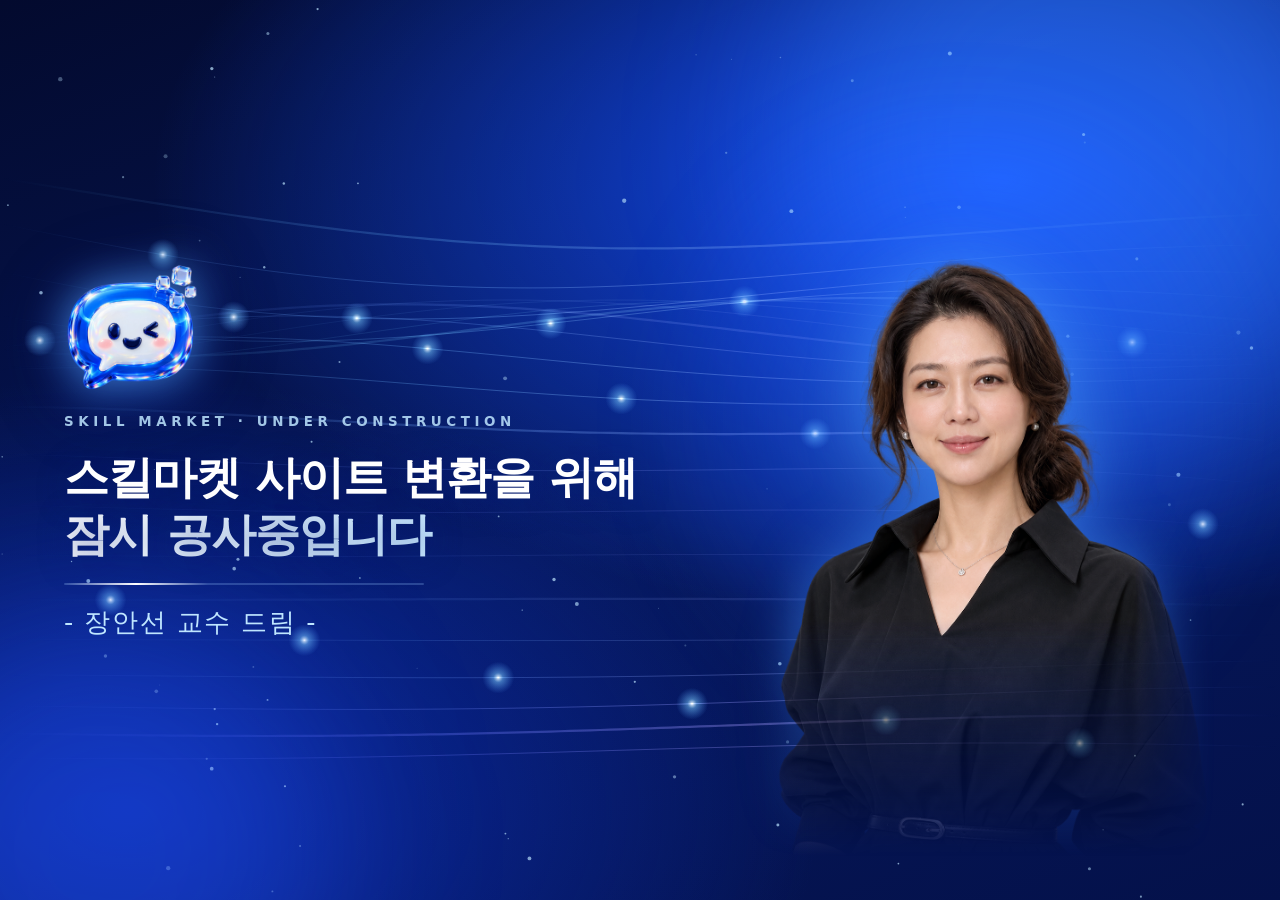
<file: index.html>
<!DOCTYPE html>
<html lang="ko">
<head>
<meta charset="UTF-8">
<meta name="viewport" content="width=device-width, initial-scale=1">
<title>스킬마켓 | 잠시 공사중입니다</title>
<link rel="stylesheet" href="style.css">
</head>
<body>
  <canvas id="bg" aria-hidden="true"></canvas>
  <div class="glow g1"></div>
  <div class="glow g2"></div>

  <main class="stage">
    <section class="copy">
      <img class="badge" src="mainImg.png" alt="스킬마켓 로고">
      <p class="eyebrow">SKILL MARKET · UNDER CONSTRUCTION</p>
      <h1>
        <span class="line">스킬마켓 사이트 변환을 위해</span>
        <span class="line accent">잠시 공사중입니다</span>
      </h1>
      <div class="rule"><i></i></div>
      <p class="sign">- 장안선 교수 드림 -</p>
    </section>

    <section class="portrait" aria-label="장안선 교수">
      <div class="ring r1"></div>
      <div class="ring r2"></div>
      <img src="anseon.png" alt="장안선 교수">
    </section>
  </main>

  <script src="script.js"></script>
</body>
</html>
</file>
<file: style.css>
:root{
  --deep:#030a2e; --navy:#06185c; --blue:#0b3bd6; --sky:#4fb3ff; --ice:#bfe6ff;
}
*{margin:0;padding:0;box-sizing:border-box}
html,body{height:100%}
body{
  overflow:hidden;
  font-family:"Pretendard","Noto Sans KR","Malgun Gothic",system-ui,sans-serif;
  color:#fff;
  background:
    radial-gradient(120% 90% at 78% 20%, #1450ff 0%, rgba(20,80,255,0) 55%),
    radial-gradient(90% 80% at 10% 90%, #0a2aa8 0%, rgba(10,42,168,0) 60%),
    linear-gradient(160deg,var(--deep),var(--navy) 55%,#04114a);
}
#bg{position:fixed;inset:0;width:100%;height:100%;z-index:0}
.glow{position:fixed;border-radius:50%;filter:blur(80px);z-index:0;pointer-events:none}
.g1{width:46vmax;height:46vmax;right:-8vmax;top:-12vmax;background:rgba(60,140,255,.38)}
.g2{width:36vmax;height:36vmax;left:-10vmax;bottom:-14vmax;background:rgba(40,90,255,.34)}

.stage{
  position:relative;z-index:2;height:100vh;
  max-width:1280px;margin:0 auto;padding:0 clamp(24px,5vw,72px);
  display:grid;grid-template-columns:1.1fr .9fr;align-items:center;gap:2vw;
}
.copy{display:flex;flex-direction:column;align-items:flex-start;gap:clamp(14px,2.2vh,24px)}
.badge{
  width:clamp(90px,10.5vw,136px);height:auto;position:relative;
  filter:drop-shadow(0 0 22px rgba(90,170,255,.75)) drop-shadow(0 10px 28px rgba(0,30,140,.6));
}
.eyebrow{
  font-size:clamp(11px,1.05vw,14px);letter-spacing:.34em;font-weight:600;
  color:var(--ice);opacity:.85;
}
h1{
  font-weight:800;line-height:1.28;letter-spacing:-.02em;
  font-size:clamp(26px,3.5vw,50px);
  text-shadow:0 4px 30px rgba(0,30,120,.55);
  word-break:keep-all;
}
h1 .line{display:block;white-space:nowrap;opacity:0;transform:translateY(24px);animation:rise 1s cubic-bezier(.2,.8,.2,1) forwards}
h1 .line:nth-child(2){animation-delay:.25s}
h1 .accent{
  background:linear-gradient(100deg,#fff 0%,var(--ice) 35%,var(--sky) 60%,#fff 100%);
  background-size:220% 100%;
  -webkit-background-clip:text;background-clip:text;color:transparent;
  animation:rise 1s .25s cubic-bezier(.2,.8,.2,1) forwards, shine 5s 1.2s linear infinite;
}
@keyframes rise{to{opacity:1;transform:none}}
@keyframes shine{to{background-position:-220% 0}}
.rule{width:min(360px,70%);height:2px;background:rgba(150,200,255,.25);position:relative;overflow:hidden;border-radius:2px}
.rule i{position:absolute;inset:0;width:40%;background:linear-gradient(90deg,transparent,#fff,transparent);animation:sweep 3s linear infinite}
@keyframes sweep{from{transform:translateX(-100%)}to{transform:translateX(260%)}}
.sign{
  font-size:clamp(18px,2vw,28px);font-weight:500;letter-spacing:.06em;
  color:var(--ice);opacity:0;animation:rise 1s .6s forwards;
}

.portrait{position:relative;height:94vh;display:flex;align-items:flex-end;justify-content:center}
.portrait::before{ /* 인물 뒤 푸른 빛 */
  content:"";position:absolute;left:50%;top:46%;width:130%;height:80%;transform:translate(-50%,-50%);z-index:0;
  background:radial-gradient(closest-side,rgba(80,160,255,.55),rgba(30,90,255,.25) 55%,transparent 100%);
  filter:blur(30px);
}
.portrait img{
  position:relative;z-index:2;height:100%;width:auto;max-width:100%;object-fit:contain;object-position:bottom;
  filter:saturate(.92) contrast(1.03) drop-shadow(0 0 28px rgba(70,150,255,.55));
  -webkit-mask-image:linear-gradient(to bottom,#000 70%,transparent 98%),linear-gradient(to right,transparent 0,#000 16%,#000 84%,transparent 100%);
  -webkit-mask-composite:source-in;
  mask-image:linear-gradient(to bottom,#000 70%,transparent 98%),linear-gradient(to right,transparent 0,#000 16%,#000 84%,transparent 100%);
  mask-composite:intersect;
}

@media (max-width:820px){
  h1 .line{white-space:normal}
  body{overflow:auto}
  .stage{grid-template-columns:1fr;height:auto;min-height:100vh;padding-top:6vh;gap:0;justify-items:center;text-align:center}
  .copy{align-items:center}
  .portrait{height:56vh;width:100%}
}
@media (prefers-reduced-motion:reduce){*{animation-duration:.01s!important;animation-iteration-count:1!important}}
</file>
